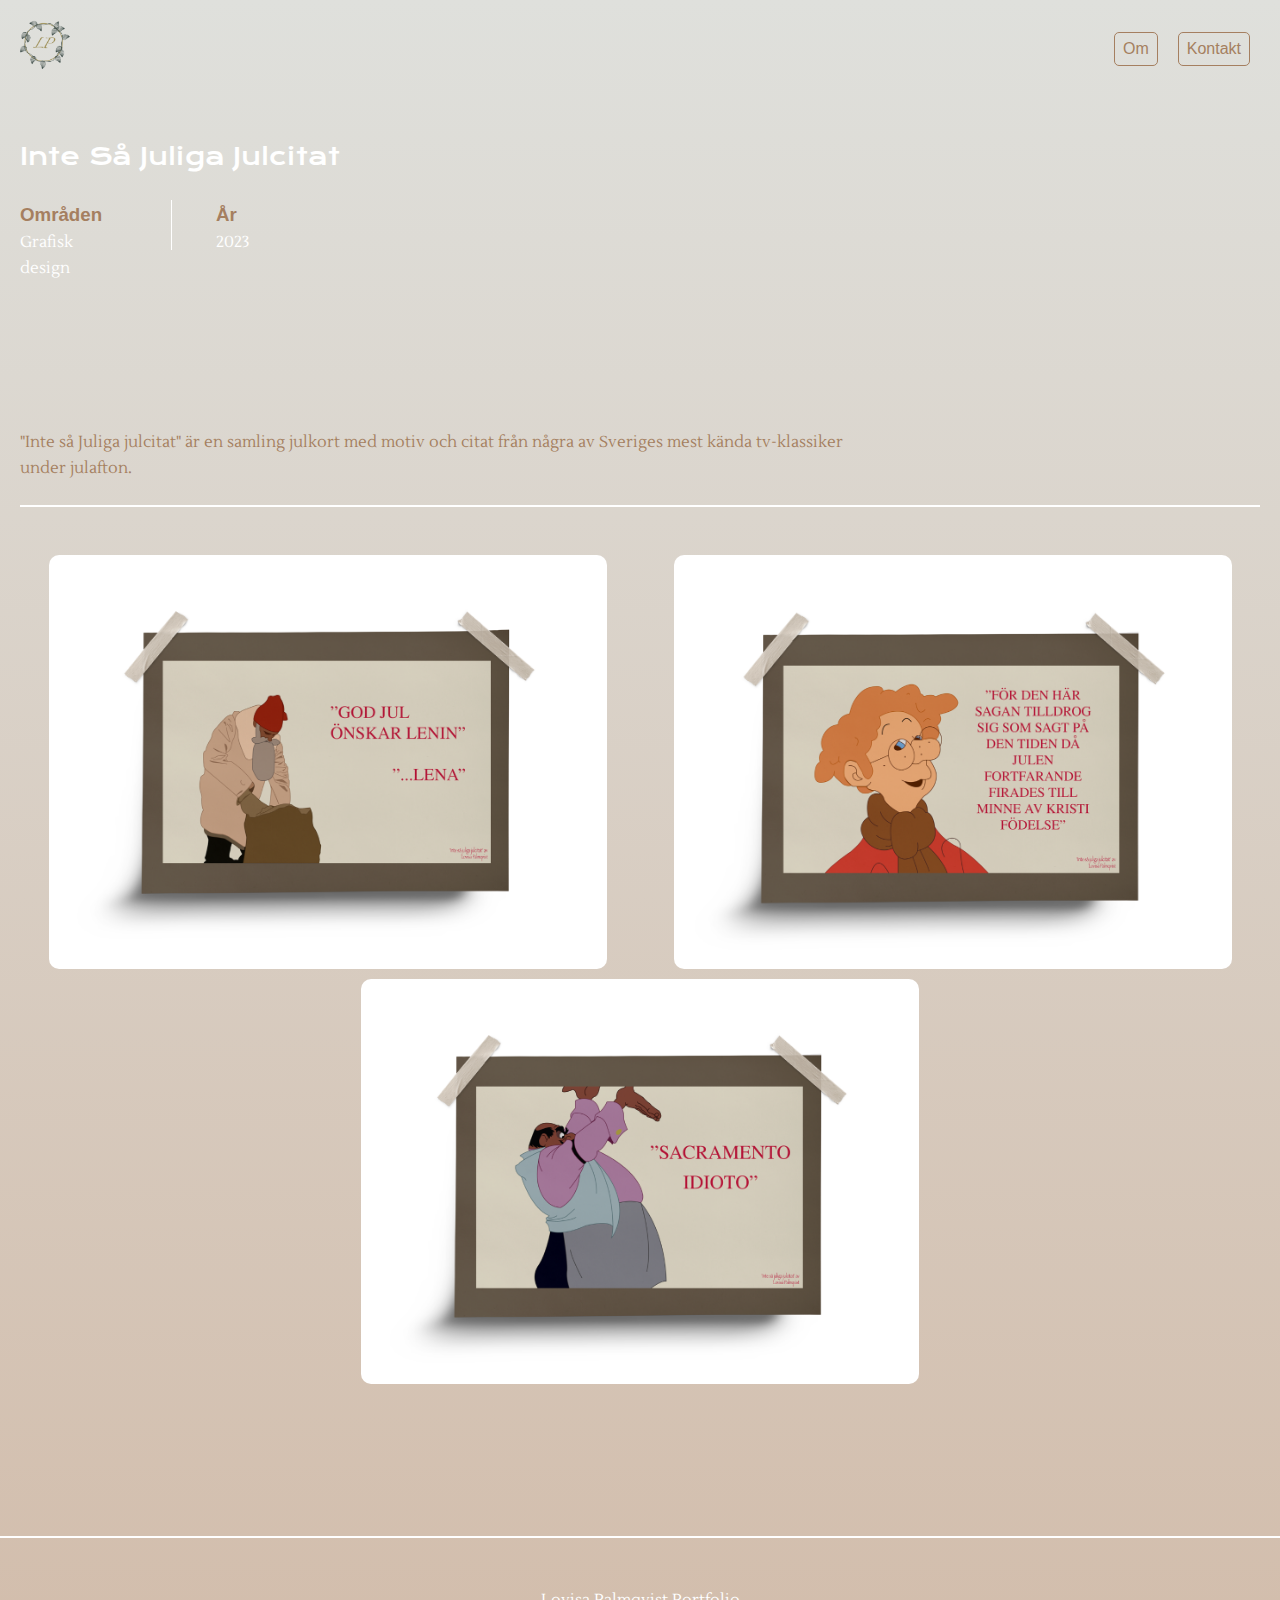
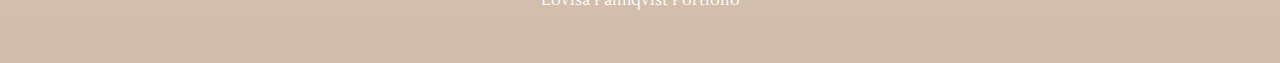
<file: julkort.html>
<!DOCTYPE html>
<html lang="sv">
<head>
    <meta charset="UTF-8">
    <meta name="viewport" content="width=device-width, initial-scale=1.0">
    <title>Julkort - Lovisa Palmqvist</title>
    <link rel="stylesheet" href="styles.css">

    <link rel="preconnect" href="https://fonts.googleapis.com">
<link rel="preconnect" href="https://fonts.gstatic.com" crossorigin>
<link href="https://fonts.googleapis.com/css2?family=Open+Sans:ital,wght@0,300..800;1,300..800&family=Roboto&display=swap" rel="stylesheet">

<link rel="preconnect" href="https://fonts.googleapis.com">
<link rel="preconnect" href="https://fonts.gstatic.com" crossorigin>
<link href="https://fonts.googleapis.com/css2?family=Krona+One&family=Open+Sans:ital,wght@0,300..800;1,300..800&family=Roboto&family=Titillium+Web:ital,wght@0,200;0,300;0,400;0,600;0,700;0,900;1,200;1,300;1,400;1,600;1,700&display=swap" rel="stylesheet">

<link rel="preconnect" href="https://fonts.googleapis.com">
<link rel="preconnect" href="https://fonts.gstatic.com" crossorigin>
<link href="https://fonts.googleapis.com/css2?family=Krona+One&family=Lustria&family=Open+Sans:ital,wght@0,300..800;1,300..800&family=Roboto&family=Titillium+Web:ital,wght@0,200;0,300;0,400;0,600;0,700;0,900;1,200;1,300;1,400;1,600;1,700&display=swap" rel="stylesheet">

<link rel="preconnect" href="https://fonts.googleapis.com">
<link rel="preconnect" href="https://fonts.gstatic.com" crossorigin>
<link href="https://fonts.googleapis.com/css2?family=Krona+One&family=Open+Sans:ital,wght@0,300..800;1,300..800&family=Roboto&display=swap" rel="stylesheet">
</head>
<body>
    <header>
        <div class="logo">
            <a href="index.html"><img src="logga.png" alt="Logo"></a>
        </div>
        <nav>
            <ul>
                <li><a href="om.html">Om</a></li>
                <li><a href="kontakt.html">Kontakt</a></li>
            </ul>
        </nav>
    </header>
    
    <section id="work">
        <h2>Inte Så Juliga Julcitat</h2>
        <div class="categories">
            <div class="areas">
                <h3>Områden</h3>
                <p>Grafisk design</p>
            </div>
            
                <div class="vl"></div>

            <div class="time">
                <h3>År</h3>
                <p>2023</p>
            </div>
        </div>
        <p>"Inte så Juliga julcitat" är en samling julkort med motiv och citat från några av Sveriges mest kända tv-klassiker under julafton.</p>
        <hr>
        <div class="work-gallery">
            <div class="work-item x"><img src="julkort1.png" alt="Ojdå, här skulle det vara en bild."></div>
            <div class="work-item x"><img src="julkort2.png" alt="Ojdå, här skulle det vara en bild."></div>
            <div class="work-item x"><img src="julkort3.png" alt="Ojdå, här skulle det vara en bild."></div>
        </div>
    </section>
</body>

<footer>
    <hr>
    <p>Lovisa Palmqvist Portfolio</p>
</footer>


</html>
</file>
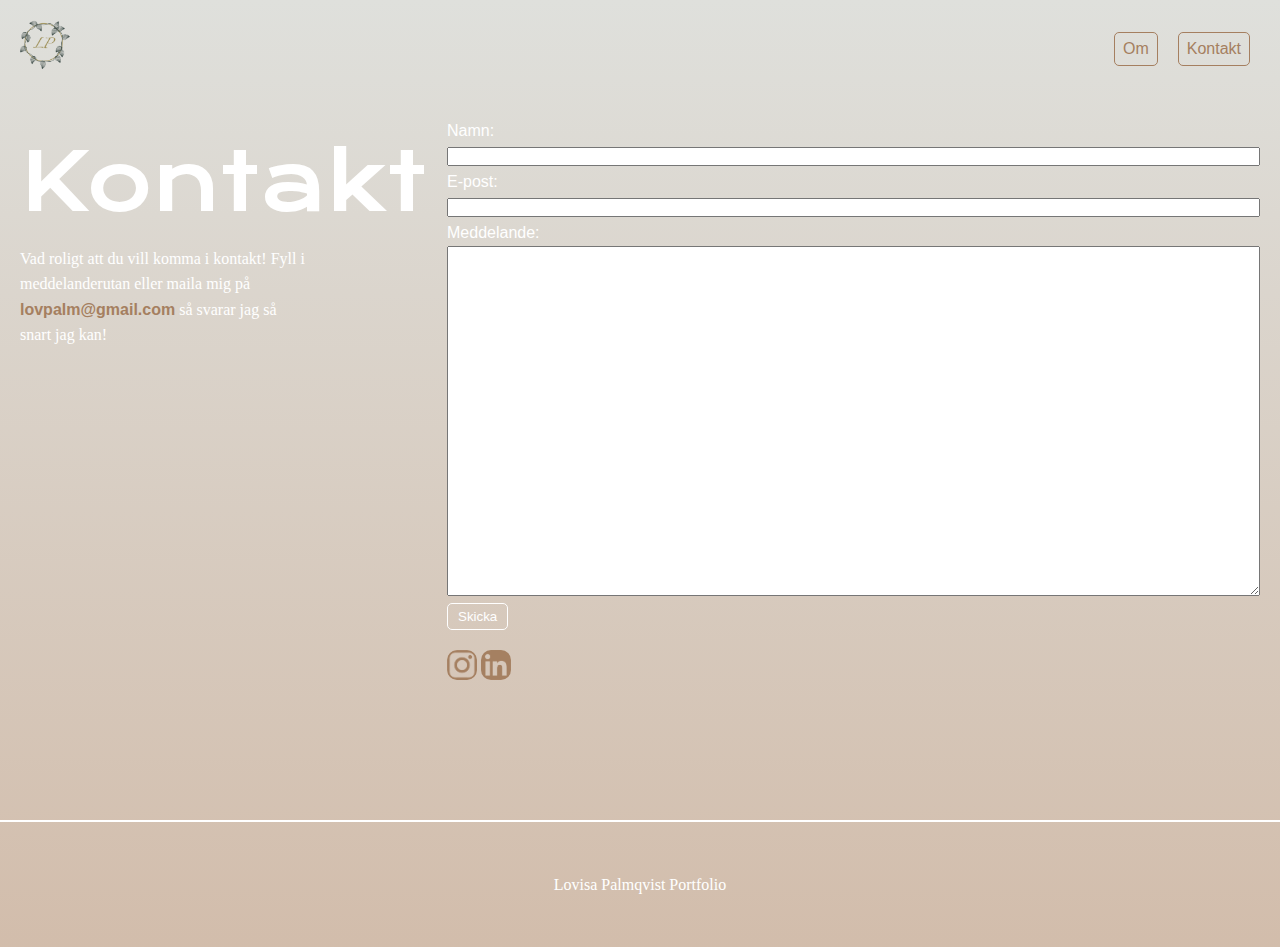
<file: kontakt.html>
<!DOCTYPE html>
<html lang="sv">
<head>
    <meta charset="UTF-8">
    <meta name="viewport" content="width=device-width, initial-scale=1.0">
    <title>Kontakt - Lovisa Palmqvist</title>
    <link rel="stylesheet" href="styles.css">
    <link rel="preconnect" href="https://fonts.googleapis.com">
    <link rel="preconnect" href="https://fonts.gstatic.com" crossorigin>
    <link href="https://fonts.googleapis.com/css2?family=Open+Sans:ital,wght@0,300..800;1,300..800&family=Roboto&display=swap" rel="stylesheet">
    <link href="https://fonts.googleapis.com/css2?family=Krona+One&family=Open+Sans:ital,wght@0,300..800;1,300..800&family=Roboto&family=Titillium+Web:ital,wght@0,200;0,300;0,400;0,600;0,700;0,900;1,200;1,300;1,400;1,600;1,700&display=swap" rel="stylesheet">

</head>
<body>
    <header>
        <div class="logo">
            <a href="index.html"><img src="logga.png" alt="Logo"></a>
        </div>
        <nav>
            <ul>
                <li><a href="om.html">Om</a></li>
                <li><a href="kontakt.html">Kontakt</a></li>
            </ul>
        </nav>
    </header>
    
    <section id="contact">
        <div class="contacth2"><h2>Kontakt</h2>
        <p>Vad roligt att du vill komma i kontakt! Fyll i meddelanderutan eller maila mig på <a href="mailto:someone@example.com"target="_blank">lovpalm@gmail.com</a> så svarar jag så snart jag kan!</p>
    </div>
        <div class="contact-content">
            <form action="https://formspree.io/f/xeojkool" method="POST">
                <label for="name">Namn:</label>
                <input type="text" id="name" name="name" required>
                
                <label for="email">E-post:</label>
                <input type="email" id="email" name="email" required>
                
                <label for="message">Meddelande:</label>
                <textarea id="message" name="message" required></textarea>
                
                <button type="submit">Skicka</button>
            </form>
            <div class="social-media">
                <a href="https://www.instagram.com/lp.create/"target="_blank"><img src="insta1.png" alt="Instagram"></a>
                <a href="https://www.linkedin.com/in/lovisa-palmqvist-0302a325a/"target="_blank"><img src="linkedin1.png" alt="LinkedIn"></a>
            </div>
        </div>
    </section>
</body>

<footer>
    <hr>
    <p>Lovisa Palmqvist Portfolio</p>
</footer>

</html>
</file>
<file: styles.css>
* {
    margin: 0;
    padding: 0;
    box-sizing: border-box;
    font-family: Arial, sans-serif;
}

p {
    font-family: "Lustria", serif;
    font-weight: 400;
    font-style: normal;
    color:#a57f60;
}

.br {
    margin-bottom: 10px;
}

hr {
    border: solid 0.5px white;
}

body {
    line-height: 1.6;
    background-image: linear-gradient(#dfe0dc, #b592759b);
    height: 100%;
}

img {
    border-radius: 10px;
}

header {
    display: flex;
    justify-content: space-between;
    align-items: center;
    padding: 20px;
}

header .logo img {
    max-height: 50px;
}

nav ul {
    list-style: none;
    display: flex;
}

nav ul li {
    margin: 0 10px;
}

nav ul li a {
    color: #a57f60;
    text-decoration: none;
}

section {
    padding: 20px;
}

h1 {
    text-align: left;
    font-family: "Titillium Web", sans-serif;
    font-weight: 300;
    font-style: italic;
    font-size: 5em;
    margin-right: 30px;
    line-height: 80px;
    margin-bottom: 0.3em;
    margin-left: -10px;
    color: white;
}

h2 {
    font-family: "Krona One", sans-serif;
    font-weight: 400;
    font-style: normal;
    font-size: 1.5em;
    color: white;
}

.portfolio {
    margin-bottom: 2em;
}

.image-placeholder, .text-placeholder {
    padding: 2px;
    margin-bottom: 20px;
}

.home-content {
    display: flex;
    justify-content: space-between;
}

.text-and-social {
    flex: 1;
    display: flex;
    flex-direction: column;
    justify-content: flex-start;
    margin: auto;
    margin-left: 20px;
}

.image-placeholder {
    flex: 2;
}

.image-placeholder img {
    width: 100%;
    height: 100%;
    object-fit: cover;
}

.social-media a {
    margin: 5px 0;
    text-decoration: none;
    color: #333;
}

#work {
    padding: 40px 20px;
    overflow: hidden;
}

.grid {
    max-width: 100%;
    max-height: 100vh;
    display: grid;
    margin: 0 auto;
    grid-template-columns: repeat(auto-fill, minmax(200px, 1fr));
    grid-auto-rows: 1fr;
    grid-auto-flow: row dense;
    grid-gap: 10px;
    counter-reset: boxes;
    overflow-y: auto;
}

.box {
    position: relative;
    background: black;
    font-size: 2rem;
    font-family: sans-serif;
    counter-increment: boxes;
    border-radius: 10px;
}

.box img {
    width: 100%;
    height: 100%;
    object-fit: cover;
}

.wide {
    grid-row: span 1;
    grid-column: span 1;
}

.square {
    grid-row: span 2;
    grid-column: span 2;
}

.tall {
    grid-row: span 1;
    grid-column: span 2;
}

.small {
    grid-row: span 1;
    grid-column: span 1;
}

h2 {
    margin-bottom: 1em;
}

.categories {
    display: flex;
    flex-direction: row;
    justify-content: space-between;
    position: relative;
    margin-bottom: 5em;
    width: 250px;
    height: 150px;
    text-align: left;
    color: #a57f60;
}

.categories p {
    color: white;
}

.vl {
    /*position: absolute;
    left: 50%;
    top: 0;
    bottom: 0; */
    border-left: 1px solid white;
    height: 50px;
    padding-right: 20px;
}

.areas {
    padding-right: 20px;
    /*
    position: absolute;
    left: 0;
    top: 0;*/
}

.time {
    padding-right: 20px;
    /*position: absolute;
    right: 0;
    top: 0;*/
}

.role {
    padding-right: 20px;
    /*position: absolute;
    right: 0;
    top: 0;*/
}

.work, p {
    margin-bottom: 1.5em;
    max-width: 70%;
}

.work-gallery {
    margin-top: 3em;
    max-width: 100%;
    display: flex;
    flex-direction: row;
    flex-wrap: wrap;
    justify-content: space-around;
    gap: 10px;
    /*grid-template-columns: repeat(auto-fill, minmax(200px, 1fr));
    grid-auto-rows: 1fr;
    grid-auto-flow: row dense;
    grid-gap: 10px;
    counter-reset: boxes;*/
}

.work-item {
   /* position: relative;
    grid-row: span 2;
    grid-column: span 2;*/
    max-width: 20%;
}

.work-item img {
    width: 100%;
    height: 100%;
    object-fit: cover;
}

.overlay {
    position: absolute;
    top: 0;
    bottom: 0;
    left: 0;
    right: 0;
    height: 100%;
    width: 100%;
    opacity: 0;
    transition: .5s ease;
    background-color: #a57f60;
    text-align: center;
  }

.text {
    color: white;
    font-size: 20px;
    position: absolute;
    top: 50%;
    left: 50%;
    -webkit-transform: translate(-50%, -50%);
    -ms-transform: translate(-50%, -50%);
    transform: translate(-50%, -50%);
    text-align: center;
    opacity: 0;
  }

  form {
    color: white;
  }
  
  .box:hover img{
    opacity: 40%;
    transition: 0.3s;
  }

  .box:hover .text {
    opacity: 1
  }

  .x {
    /*grid-row: span 2;
    grid-column: span 4;*/
    max-width: 45%;
  }

  .y {
    max-width: 28%;
  }

  .z {
    max-width: 60%;
  }

  .o {
    max-width: 38%;
  }

  .about-content {
    display: flex;
    flex-direction: row;
    justify-content: space-between;
    align-items: flex-start;
}

.text-placeholder {
    flex: 1;
    margin-right: 20px;
}

.img-placeholder {
    flex: 1;
    display: flex;
    justify-content: center;
    height: 65vh;
}

.img-placeholder img {
    width: 80%;
    height: 100%;
    object-fit: cover;
    display: block;
    margin: auto;
}

.text-placeholder p {
    margin-bottom: 20px;
    color: white;
}

.text-placeholder a {
    display: inline-block;
    margin-top: 20px;
    padding: 10px 20px;
    background: none;
    border: 0.5px solid #a57f60;
    color: #a57f60;
    text-decoration: none;
    border-radius: 5px;
}

.text-placeholder a:hover {
    background: #a57f60;
    color: white;
}

header li a {
    display: inline-block;
    padding: 3px 8px;
    background: none;
    border: 0.5px solid #a57f60;
    color: #a57f60;
    text-decoration: none;
    border-radius: 5px;
}

header li a:hover {
    background: #a57f60;
    color: white;
}

@media (max-width: 1000px) {
    .about-content {
        flex-direction: column;
        align-items: center;
    }

    .text-placeholder {
        margin-right: 0;
    }

    .img-placeholder {
        width: 100%;
        height: auto;
        margin-bottom: 5%;
    }

    .img-placeholder img {
        width: 500px;
        height: 450px;
        object-fit: cover;
        display: block;
        margin: auto;
    }
}

#contact {
    display: flex;
    flex-direction: row;
    justify-content: space-between;
    align-items: flex-start;
}

.contacth2 {
    flex: 1;
    margin-right: 20px;
}

.contacth2 p {
    color: white;
}

.contacth2 h2 {
    font-size: 5em;
    margin-bottom: 0;
}

.contacth2 a {
    text-decoration: none;
    color:#a57f60;
    font-weight: bold;
}

.contact-content {
    display: flex;
    flex-direction: column;
    justify-content: space-between;
    align-items: flex-start;
}

#name, #email, #message {
    width: 100%;
}

#message {
    height: 350px;
}

button {
    display: inline-block;
    padding: 5px 10px;
    background: none;
    border: 0.5px solid white;
    color: white;
    text-decoration: none;
    border-radius: 5px;
    margin-bottom: 20px;
}

.social-media img {
    width: 30px;
    border-radius: none;
}

.social-media img:hover {
    background-image: url(insta2.png);
}

@media (max-width: 1000px) {
    #contact {
        flex-direction: column;
        align-items: center;
    }

    .contacth2, .contacth2 p {
        text-align: center;
        margin: auto;
    }
}

footer {
    margin-top: 7em;
}

footer p {
    padding: 50px;
    text-align: center;
    max-width: 100%;
    margin-bottom: 0;
    color: white;
}
</file>
